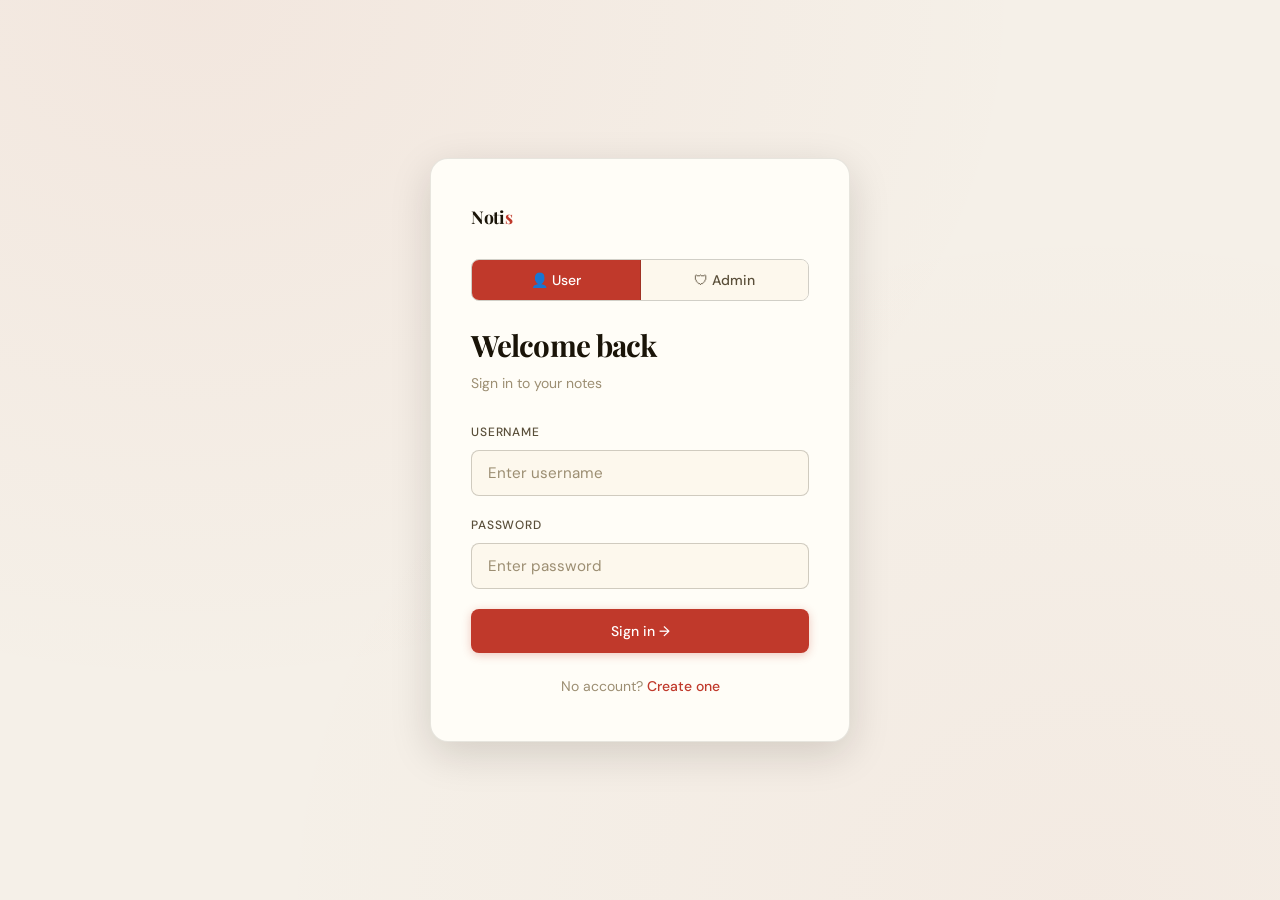
<file: index.html>
<!DOCTYPE html>
<html lang="en">
<head>
  <meta charset="UTF-8">
  <meta name="viewport" content="width=device-width, initial-scale=1.0">
  <title>My Notes — Notis</title>
  <link rel="stylesheet" href="./css/style.css">
</head>
<body>
<nav class="nav">
  <a href="index.html" class="nav-brand">Noti<span>s</span></a>
  <div class="nav-actions">
    <span class="nav-user" id="nav-username"></span>
    <a href="createNote.html" class="btn btn-primary btn-sm">+ New note</a>
    <button class="btn btn-ghost btn-sm" onclick="logout()">Sign out</button>
  </div>
</nav>

<div class="page">
  <div class="page-header">
    <div>
      <h1 class="page-title">My Notes</h1>
      <p class="page-subtitle" id="note-count">Loading…</p>
    </div>
  </div>
  <div id="notes-container">
    <div class="loader"><div class="dot"></div><div class="dot"></div><div class="dot"></div></div>
  </div>
</div>

<script src="./js/script.js"></script>
</body>
</html>
</file>
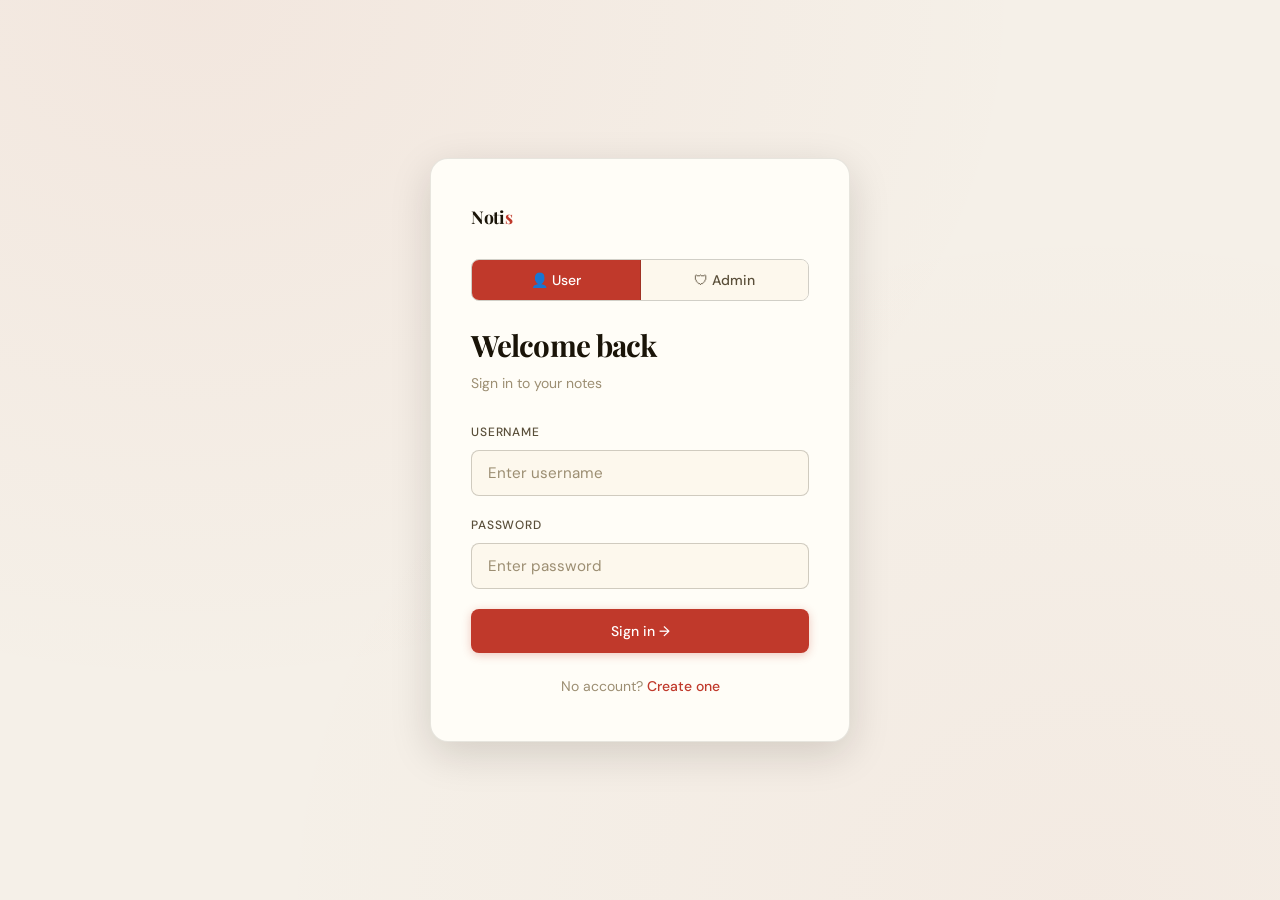
<file: admin.html>
<!DOCTYPE html>
<html lang="en">
<head>
    <meta charset="UTF-8">
    <meta name="viewport" content="width=device-width, initial-scale=1.0">
    <title>Admin Dashboard — Notis</title>
    <link rel="stylesheet" href="./css/style.css">
</head>
<body class="admin-theme">

<nav class="nav admin-nav">
    <div style="display:flex;align-items:center;gap:0;">
        <a href="admin.html" class="nav-brand">Noti<span>s</span></a>
        <span class="nav-badge">Admin</span>
    </div>
    <div class="nav-actions">
        <span class="nav-user" id="nav-admin-name"></span>
        <button class="btn btn-ghost-light btn-sm" onclick="logout()">Sign out</button>
    </div>
</nav>

<div class="page-wide">
    <div class="page-header">
        <div>
            <h1 class="page-title">Admin Dashboard</h1>
            <p class="page-subtitle">All notes across all users</p>
        </div>
        <button class="btn btn-admin" onclick="loadAllNotes()">↻ Refresh</button>
    </div>

    <!-- Stats row -->
    <div class="admin-stats">
        <div class="stat-card">
            <div class="stat-num" id="stat-total">—</div>
            <div class="stat-label">Total notes</div>
        </div>
        <div class="stat-card">
            <div class="stat-num" id="stat-users">—</div>
            <div class="stat-label">Active users</div>
        </div>
    </div>

    <!-- Notes table -->
    <div id="admin-container">
        <div class="loader"><div class="dot"></div><div class="dot"></div><div class="dot"></div></div>
    </div>
</div>

<script src="./js/script.js"></script>
</body>
</html>
</file>
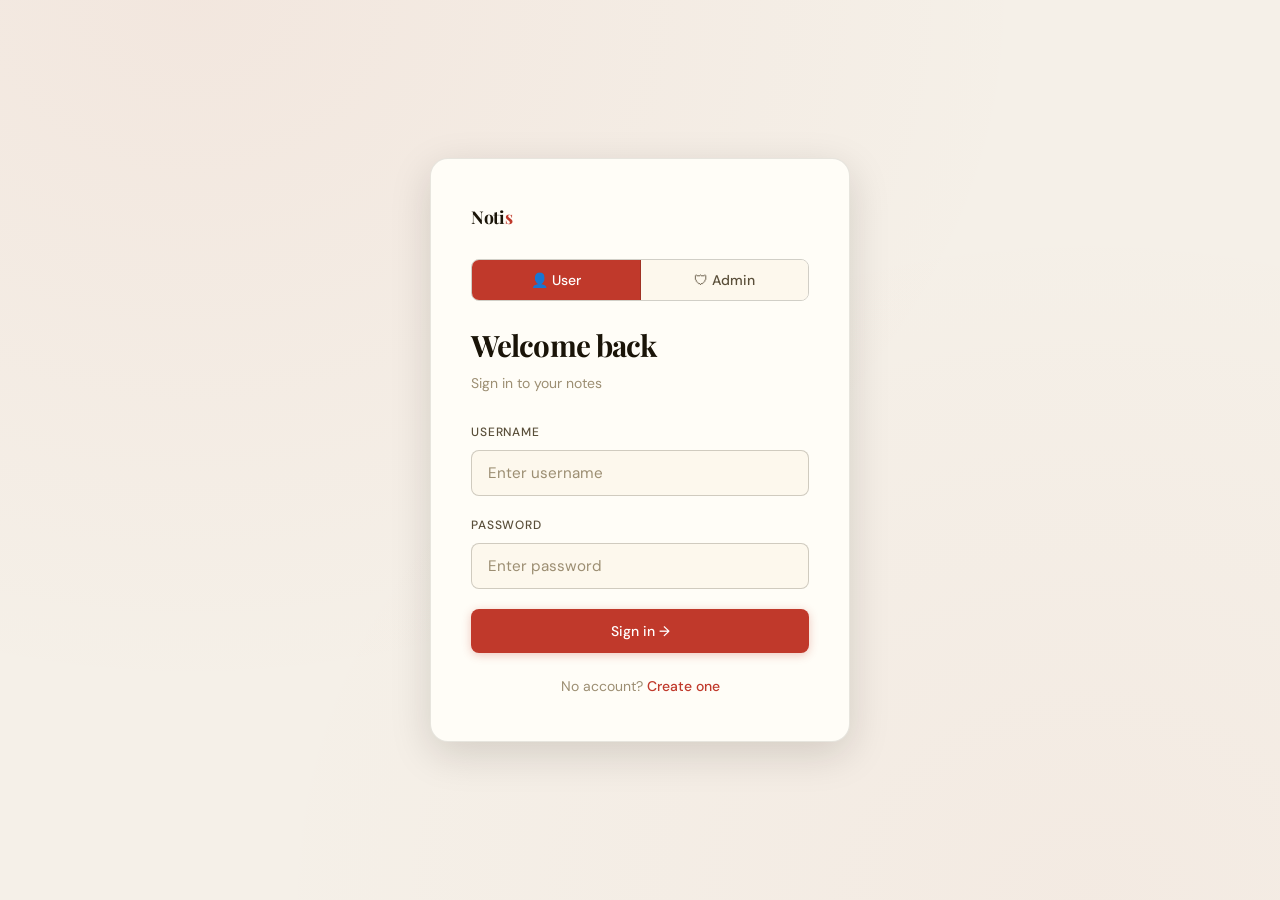
<file: createNote.html>
<!DOCTYPE html>
<html lang="en">
<head>
    <meta charset="UTF-8">
    <meta name="viewport" content="width=device-width, initial-scale=1.0">
    <title>New Note — Notis</title>
    <link rel="stylesheet" href="./css/style.css">
</head>
<body>
<nav class="nav">
    <a href="index.html" class="nav-brand">Noti<span>s</span></a>
    <div class="nav-actions">
        <button class="btn btn-ghost btn-sm" onclick="logout()">Sign out</button>
    </div>
</nav>

<div class="page">
    <a href="index.html" class="back-link">← Back to notes</a>

    <div class="page-header">
        <div>
            <h1 class="page-title">New Note</h1>
            <p class="page-subtitle">Write something worth remembering</p>
        </div>
    </div>

    <div class="card">
        <div class="form-group">
            <label class="form-label" for="title">Title</label>
            <input class="form-input" id="title" type="text" placeholder="Give your note a title…">
        </div>
        <div class="form-group">
            <label class="form-label" for="content">Content</label>
            <textarea class="form-textarea" id="content" placeholder="Write your note here…"></textarea>
        </div>
        <div class="form-actions">
            <a href="index.html" class="btn btn-ghost">Cancel</a>
            <button class="btn btn-primary" onclick="createNote()">Save note →</button>
        </div>
    </div>
</div>

<script src="./js/script.js"></script>
</body>
</html>
</file>
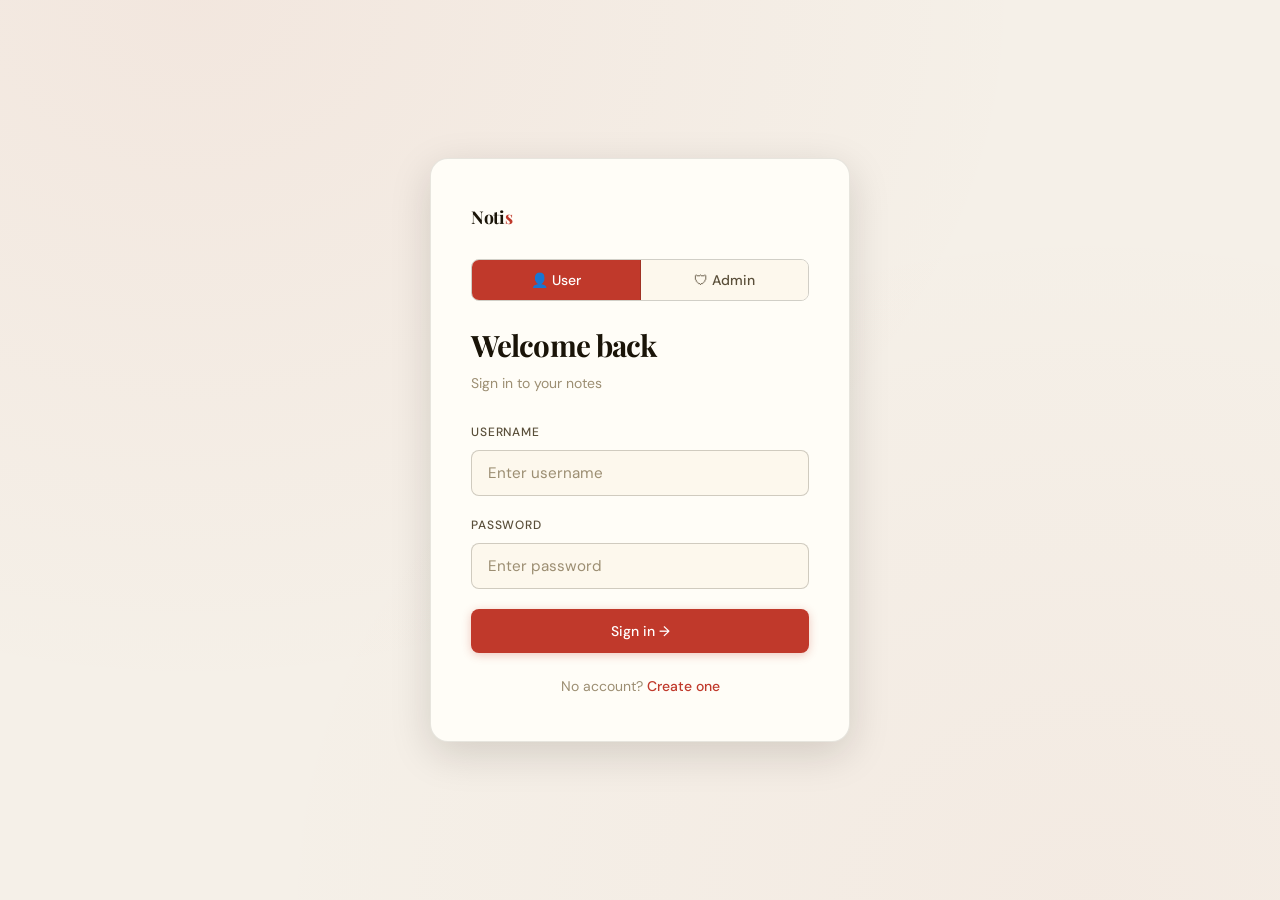
<file: login.html>
<!DOCTYPE html>
<html lang="en">
<head>
    <meta charset="UTF-8">
    <meta name="viewport" content="width=device-width, initial-scale=1.0">
    <title>Login — Notis</title>
    <link rel="stylesheet" href="./css/style.css">
</head>
<body>
<div class="auth-wrap">
    <div class="auth-card">
        <a href="login.html" class="auth-logo">Noti<span>s</span></a>

        <!-- Role toggle -->
        <div class="role-toggle">
            <button class="role-btn active-user" id="btn-user"  onclick="setRole('user')">👤 User</button>
            <button class="role-btn"             id="btn-admin" onclick="setRole('admin')">🛡 Admin</button>
        </div>

        <h1 class="auth-title" id="login-title">Welcome back</h1>
        <p class="auth-subtitle" id="login-sub">Sign in to your notes</p>

        <div class="form-group">
            <label class="form-label" for="name">Username</label>
            <input class="form-input" id="name" type="text" placeholder="Enter username" autocomplete="username">
        </div>
        <div class="form-group">
            <label class="form-label" for="password">Password</label>
            <input class="form-input" id="password" type="password" placeholder="Enter password" autocomplete="current-password">
        </div>

        <button class="btn btn-primary" id="login-btn"
                style="width:100%;justify-content:center;padding:13px;"
                onclick="login()">
            Sign in →
        </button>

        <p class="auth-footer" id="login-footer">
            No account? <a href="register.html">Create one</a>
        </p>
    </div>
</div>
<script src="./js/script.js"></script>
</body>
</html>
</file>
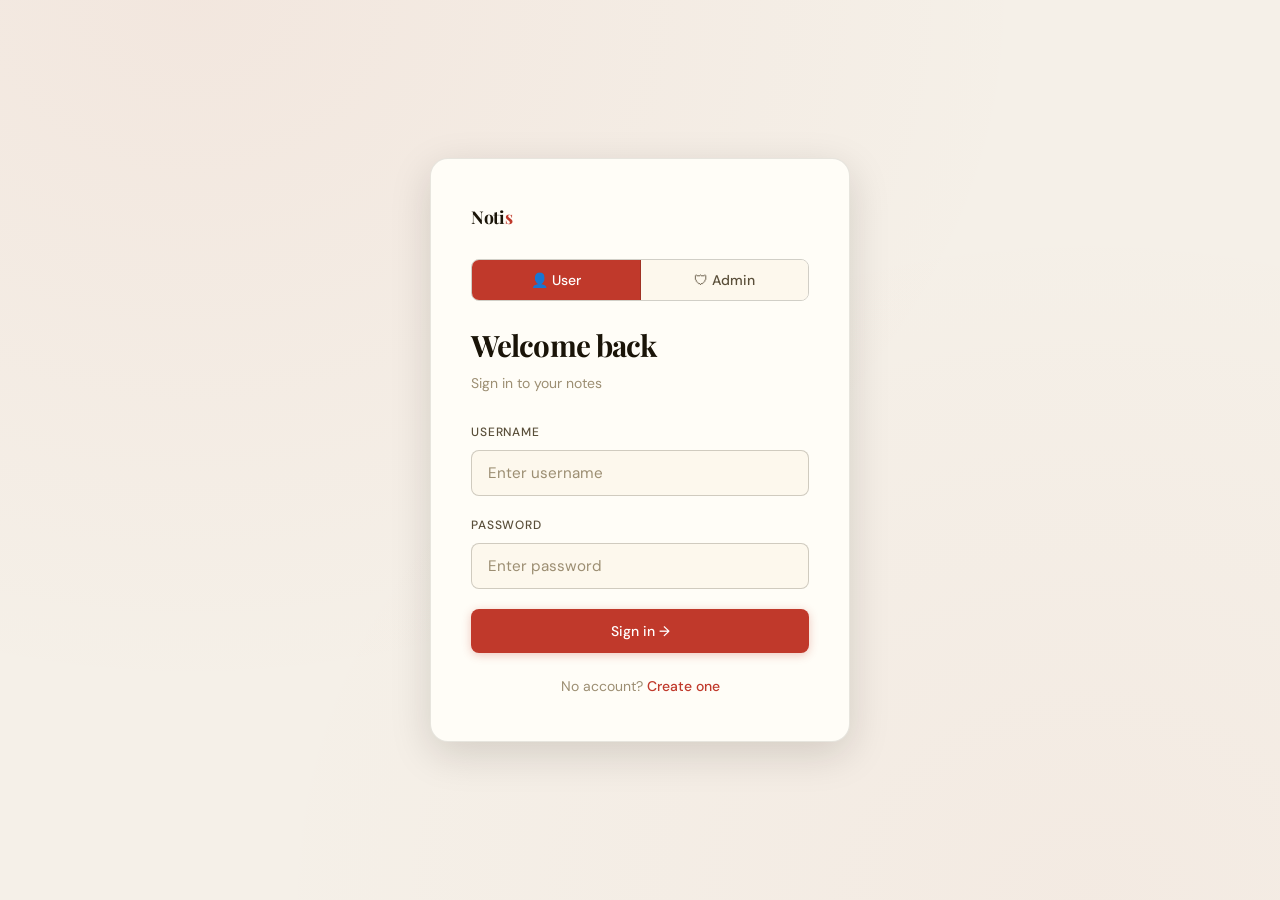
<file: noteDetail.html>
<!DOCTYPE html>
<html lang="en">
<head>
    <meta charset="UTF-8">
    <meta name="viewport" content="width=device-width, initial-scale=1.0">
    <title>Note — Notis</title>
    <link rel="stylesheet" href="./css/style.css">
</head>
<body>
<nav class="nav">
    <a href="index.html" class="nav-brand">Noti<span>s</span></a>
    <div class="nav-actions">
        <button class="btn btn-ghost btn-sm" onclick="logout()">Sign out</button>
    </div>
</nav>

<div class="page">
    <a href="index.html" class="back-link">← All notes</a>

    <!-- LOADER -->
    <div id="loader" class="loader">
        <div class="dot"></div><div class="dot"></div><div class="dot"></div>
    </div>

    <!-- VIEW MODE -->
    <div id="view-mode" style="display:none;">
        <div class="card">
            <h1 class="detail-title" id="view-title"></h1>
            <p class="detail-content" id="view-content"></p>
            <hr class="detail-divider">
            <div class="detail-actions">
                <button class="btn btn-ghost" onclick="enterEditMode()">✏️ Edit note</button>
                <button class="btn btn-danger" onclick="confirmDelete()">🗑 Delete</button>
            </div>
        </div>
    </div>

    <!-- EDIT MODE -->
    <div id="edit-mode" style="display:none;">
        <div class="card">
            <div class="form-group">
                <label class="form-label" for="edit-title">Title</label>
                <input class="form-input" id="edit-title" type="text">
            </div>
            <div class="form-group">
                <label class="form-label" for="edit-content">Content</label>
                <textarea class="form-textarea" id="edit-content"></textarea>
            </div>
            <div class="form-actions">
                <button class="btn btn-ghost" onclick="cancelEdit()">Cancel</button>
                <button class="btn btn-primary" onclick="saveEdit()">Save changes →</button>
            </div>
        </div>
    </div>
</div>

<script src="./js/script.js"></script>
</body>
</html>
</file>
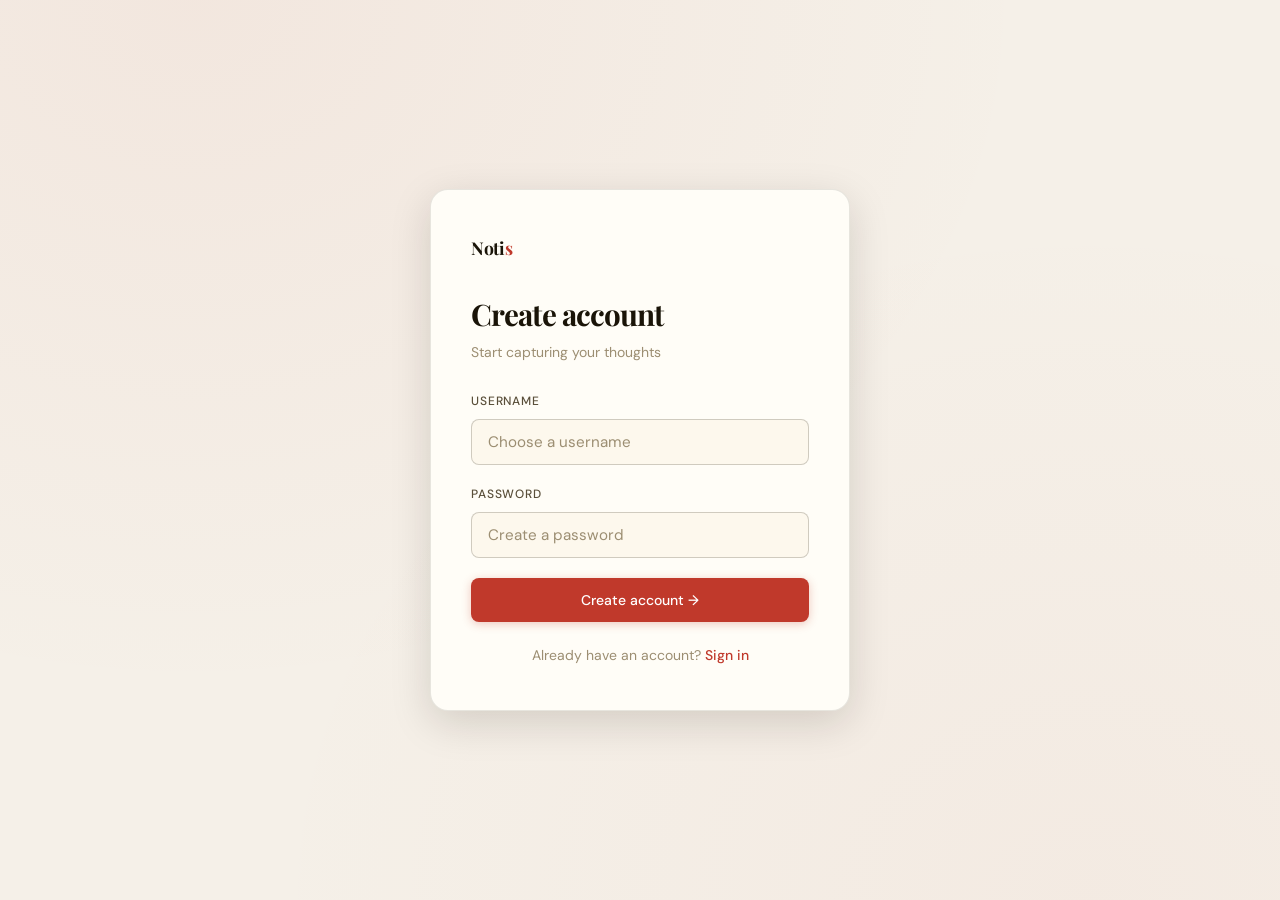
<file: register.html>
<!DOCTYPE html>
<html lang="en">
<head>
  <meta charset="UTF-8">
  <meta name="viewport" content="width=device-width, initial-scale=1.0">
  <title>Register — Notis</title>
  <link rel="stylesheet" href="./css/style.css">
</head>
<body>
<div class="auth-wrap">
  <div class="auth-card">
    <a href="login.html" class="auth-logo">Noti<span>s</span></a>
    <h1 class="auth-title">Create account</h1>
    <p class="auth-subtitle">Start capturing your thoughts</p>

    <div class="form-group">
      <label class="form-label" for="name">Username</label>
      <input class="form-input" id="name" type="text" placeholder="Choose a username" autocomplete="username">
    </div>
    <div class="form-group">
      <label class="form-label" for="password">Password</label>
      <input class="form-input" id="password" type="password" placeholder="Create a password" autocomplete="new-password">
    </div>

    <button class="btn btn-primary" style="width:100%;justify-content:center;padding:13px;" onclick="register()">
      Create account →
    </button>

    <p class="auth-footer">Already have an account? <a href="login.html">Sign in</a></p>
  </div>
</div>
<script src="./js/script.js"></script>
</body>
</html>
</file>
<file: css/style.css>
@import url('https://fonts.googleapis.com/css2?family=Playfair+Display:wght@400;600;700&family=DM+Sans:wght@300;400;500&display=swap');

*, *::before, *::after { box-sizing: border-box; margin: 0; padding: 0; }

:root {
    --bg:          #f5f0e8;
    --surface:     #fffdf7;
    --surface-2:   #fdf8ed;
    --ink:         #1a1408;
    --ink-2:       #5a4f3a;
    --ink-3:       #9c8e72;
    --accent:      #c0392b;
    --accent-h:    #96291e;
    --admin:       #1a3a5c;
    --admin-h:     #122840;
    --admin-soft:  rgba(26,58,92,0.08);
    --border:      rgba(26,20,8,0.1);
    --border-s:    rgba(26,20,8,0.2);
    --shadow-sm:   0 1px 4px rgba(26,20,8,0.06);
    --shadow:      0 4px 20px rgba(26,20,8,0.1);
    --shadow-lg:   0 12px 40px rgba(26,20,8,0.15);
    --r:           12px;
    --t:           0.2s ease;
}

html { scroll-behavior: smooth; }

body {
    font-family: 'DM Sans', sans-serif;
    background-color: var(--bg);
    background-image:
            radial-gradient(ellipse at 15% 0%,   rgba(192,57,43,0.05)  0%, transparent 55%),
            radial-gradient(ellipse at 85% 100%, rgba(192,57,43,0.03)  0%, transparent 55%);
    color: var(--ink);
    min-height: 100vh;
    line-height: 1.6;
}

body.admin-theme {
    background-image:
            radial-gradient(ellipse at 15% 0%,   rgba(26,58,92,0.07)   0%, transparent 55%),
            radial-gradient(ellipse at 85% 100%, rgba(26,58,92,0.04)   0%, transparent 55%);
}

/* ── NAV ── */
.nav {
    position: sticky; top: 0; z-index: 100;
    background: rgba(245,240,232,0.9);
    backdrop-filter: blur(14px);
    border-bottom: 1px solid var(--border);
    padding: 0 36px; height: 64px;
    display: flex; align-items: center; justify-content: space-between;
}
.nav.admin-nav { background: rgba(26,58,92,0.97); border-bottom-color: rgba(255,255,255,0.1); }
.nav-brand {
    font-family: 'Playfair Display', serif;
    font-size: 1.25rem; font-weight: 700;
    color: var(--ink); text-decoration: none; letter-spacing: -0.02em;
}
.nav-brand span { color: var(--accent); }
.admin-nav .nav-brand { color: #fff; }
.admin-nav .nav-brand span { color: #7eb8f7; }
.nav-badge {
    font-size: 0.65rem; font-weight: 600; letter-spacing: 0.08em;
    text-transform: uppercase; padding: 2px 8px; border-radius: 20px;
    background: var(--admin); color: white; margin-left: 10px; vertical-align: middle;
}
.admin-nav .nav-badge { background: rgba(255,255,255,0.2); color: white; }
.nav-actions { display: flex; gap: 10px; align-items: center; }
.nav-user { font-size: 0.82rem; color: var(--ink-3); }
.admin-nav .nav-user { color: rgba(255,255,255,0.6); }

/* ── BUTTONS ── */
.btn {
    display: inline-flex; align-items: center; gap: 7px;
    padding: 9px 20px; border-radius: 8px;
    font-family: 'DM Sans', sans-serif;
    font-size: 0.875rem; font-weight: 500;
    cursor: pointer; border: none;
    transition: all var(--t); text-decoration: none; white-space: nowrap;
}
.btn-primary { background: var(--accent); color: #fff; box-shadow: 0 2px 10px rgba(192,57,43,0.28); }
.btn-primary:hover { background: var(--accent-h); transform: translateY(-1px); box-shadow: 0 4px 16px rgba(192,57,43,0.38); }
.btn-admin { background: var(--admin); color: #fff; box-shadow: 0 2px 10px rgba(26,58,92,0.28); }
.btn-admin:hover { background: var(--admin-h); transform: translateY(-1px); }
.btn-ghost { background: transparent; color: var(--ink-2); border: 1px solid var(--border-s); }
.btn-ghost:hover { background: var(--surface); color: var(--ink); }
.btn-ghost-light { background: transparent; color: rgba(255,255,255,0.8); border: 1px solid rgba(255,255,255,0.25); }
.btn-ghost-light:hover { background: rgba(255,255,255,0.1); color: #fff; }
.btn-danger { background: transparent; color: var(--accent); border: 1px solid rgba(192,57,43,0.3); }
.btn-danger:hover { background: var(--accent); color: #fff; }
.btn-sm { padding: 6px 14px; font-size: 0.8rem; }
.btn-icon { padding: 7px 10px; }

/* ── PAGE ── */
.page { max-width: 760px; margin: 0 auto; padding: 44px 24px 80px; }
.page-wide { max-width: 960px; margin: 0 auto; padding: 44px 24px 80px; }
.page-header { margin-bottom: 36px; display: flex; align-items: flex-start; justify-content: space-between; gap: 16px; flex-wrap: wrap; }
.page-title { font-family: 'Playfair Display', serif; font-size: 2rem; font-weight: 700; color: var(--ink); letter-spacing: -0.03em; line-height: 1.2; }
.page-subtitle { margin-top: 5px; font-size: 0.875rem; color: var(--ink-3); font-weight: 300; }

/* ── CARD ── */
.card { background: var(--surface); border: 1px solid var(--border); border-radius: var(--r); padding: 30px 34px; box-shadow: var(--shadow-sm); }

/* ── FORM ── */
.form-group { margin-bottom: 20px; }
.form-label { display: block; font-size: 0.75rem; font-weight: 500; letter-spacing: 0.07em; text-transform: uppercase; color: var(--ink-2); margin-bottom: 8px; }
.form-input, .form-textarea, .form-select {
    width: 100%; padding: 12px 16px;
    background: var(--surface-2); border: 1px solid var(--border-s);
    border-radius: 8px; font-family: 'DM Sans', sans-serif;
    font-size: 0.95rem; color: var(--ink); transition: all var(--t); outline: none;
    appearance: none;
}
.form-input:focus, .form-textarea:focus, .form-select:focus {
    border-color: var(--accent); background: var(--surface);
    box-shadow: 0 0 0 3px rgba(192,57,43,0.1);
}
.form-input::placeholder, .form-textarea::placeholder { color: var(--ink-3); }
.form-textarea { resize: vertical; min-height: 200px; line-height: 1.75; }
.form-actions { display: flex; gap: 10px; justify-content: flex-end; margin-top: 6px; }

/* ── ROLE TOGGLE ── */
.role-toggle { display: flex; gap: 0; border: 1px solid var(--border-s); border-radius: 8px; overflow: hidden; margin-bottom: 20px; }
.role-btn {
    flex: 1; padding: 11px 16px; background: var(--surface-2);
    border: none; cursor: pointer; font-family: 'DM Sans', sans-serif;
    font-size: 0.875rem; font-weight: 500; color: var(--ink-2);
    transition: all var(--t); text-align: center;
}
.role-btn:first-child { border-right: 1px solid var(--border-s); }
.role-btn.active-user  { background: var(--accent); color: #fff; }
.role-btn.active-admin { background: var(--admin);  color: #fff; }
.role-btn:hover:not(.active-user):not(.active-admin) { background: var(--surface); color: var(--ink); }

/* ── AUTH ── */
.auth-wrap { min-height: 100vh; display: flex; align-items: center; justify-content: center; padding: 24px; }
.auth-card {
    width: 100%; max-width: 420px;
    background: var(--surface); border: 1px solid var(--border);
    border-radius: 18px; padding: 44px 40px;
    box-shadow: var(--shadow-lg); animation: fadeUp 0.4s ease both;
}
.auth-logo { font-family: 'Playfair Display', serif; font-size: 1.1rem; font-weight: 700; color: var(--ink); text-decoration: none; letter-spacing: -0.02em; display: inline-block; margin-bottom: 28px; }
.auth-logo span { color: var(--accent); }
.auth-title { font-family: 'Playfair Display', serif; font-size: 1.85rem; font-weight: 700; letter-spacing: -0.03em; margin-bottom: 4px; }
.auth-subtitle { font-size: 0.875rem; color: var(--ink-3); margin-bottom: 28px; }
.auth-footer { text-align: center; margin-top: 22px; font-size: 0.875rem; color: var(--ink-3); }
.auth-footer a { color: var(--accent); text-decoration: none; font-weight: 500; }
.auth-footer a:hover { text-decoration: underline; }

/* ── NOTES LIST ── */
.notes-grid { display: flex; flex-direction: column; gap: 10px; }
.note-card {
    background: var(--surface); border: 1px solid var(--border);
    border-radius: var(--r); padding: 18px 22px;
    cursor: pointer; transition: all var(--t);
    display: flex; align-items: center; justify-content: space-between; gap: 14px;
    text-decoration: none; color: inherit; box-shadow: var(--shadow-sm);
    animation: fadeUp 0.3s ease both;
}
.note-card:hover { border-color: var(--accent); box-shadow: var(--shadow); transform: translateY(-2px); }
.note-card-body { flex: 1; min-width: 0; }
.note-card-title { font-family: 'Playfair Display', serif; font-size: 1rem; font-weight: 600; color: var(--ink); white-space: nowrap; overflow: hidden; text-overflow: ellipsis; margin-bottom: 3px; }
.note-card-meta { font-size: 0.8rem; color: var(--ink-3); }
.note-card-preview { font-size: 0.82rem; color: var(--ink-3); white-space: nowrap; overflow: hidden; text-overflow: ellipsis; }
.note-card-arrow { color: var(--ink-3); font-size: 1rem; transition: transform var(--t), color var(--t); flex-shrink: 0; }
.note-card:hover .note-card-arrow { transform: translateX(4px); color: var(--accent); }

/* ── ADMIN TABLE ── */
.admin-table-wrap { overflow-x: auto; border-radius: var(--r); border: 1px solid var(--border); box-shadow: var(--shadow-sm); }
.admin-table { width: 100%; border-collapse: collapse; background: var(--surface); font-size: 0.9rem; }
.admin-table thead { background: var(--admin); color: white; }
.admin-table th { padding: 14px 18px; text-align: left; font-size: 0.75rem; font-weight: 500; letter-spacing: 0.07em; text-transform: uppercase; }
.admin-table td { padding: 14px 18px; border-bottom: 1px solid var(--border); color: var(--ink-2); vertical-align: top; }
.admin-table tr:last-child td { border-bottom: none; }
.admin-table tr:hover td { background: var(--surface-2); }
.td-title { font-family: 'Playfair Display', serif; font-weight: 600; color: var(--ink) !important; font-size: 0.95rem; }
.td-content { max-width: 260px; white-space: nowrap; overflow: hidden; text-overflow: ellipsis; }
.td-user { font-size: 0.8rem; background: var(--admin-soft); color: var(--admin) !important; padding: 2px 10px !important; border-radius: 20px; display: inline-block; font-weight: 500; }
.admin-stats { display: flex; gap: 16px; margin-bottom: 28px; flex-wrap: wrap; }
.stat-card { flex: 1; min-width: 140px; background: var(--surface); border: 1px solid var(--border); border-radius: var(--r); padding: 20px 24px; box-shadow: var(--shadow-sm); }
.stat-num { font-family: 'Playfair Display', serif; font-size: 2rem; font-weight: 700; color: var(--admin); }
.stat-label { font-size: 0.8rem; color: var(--ink-3); margin-top: 2px; }

/* ── DETAIL ── */
.back-link { display: inline-flex; align-items: center; gap: 6px; color: var(--ink-3); font-size: 0.875rem; text-decoration: none; margin-bottom: 24px; transition: color var(--t); }
.back-link:hover { color: var(--accent); }
.detail-title { font-family: 'Playfair Display', serif; font-size: 1.85rem; font-weight: 700; letter-spacing: -0.03em; line-height: 1.3; color: var(--ink); margin-bottom: 20px; }
.detail-content { font-size: 0.97rem; color: var(--ink-2); line-height: 1.9; white-space: pre-wrap; }
.detail-divider { border: none; border-top: 1px solid var(--border); margin: 26px 0; }
.detail-actions { display: flex; gap: 10px; flex-wrap: wrap; }

/* ── EMPTY ── */
.empty-state { text-align: center; padding: 64px 24px; }
.empty-icon { font-size: 3rem; margin-bottom: 16px; opacity: 0.4; }
.empty-state h3 { font-family: 'Playfair Display', serif; font-size: 1.25rem; color: var(--ink-2); margin-bottom: 8px; }
.empty-state p { font-size: 0.875rem; color: var(--ink-3); margin-bottom: 22px; }

/* ── TOAST ── */
.toast { position: fixed; bottom: 28px; right: 28px; background: var(--ink); color: #fff; padding: 12px 20px; border-radius: 8px; font-size: 0.875rem; font-weight: 500; box-shadow: var(--shadow-lg); z-index: 9999; animation: slideUp 0.3s ease; pointer-events: none; }
.toast.success { background: #2d6a4f; }
.toast.error   { background: var(--accent); }

/* ── LOADER ── */
.loader { display: flex; align-items: center; justify-content: center; gap: 8px; padding: 60px; }
.dot { width: 6px; height: 6px; background: var(--accent); border-radius: 50%; animation: bounce 1.2s infinite ease-in-out; }
.dot:nth-child(2) { animation-delay: .2s; }
.dot:nth-child(3) { animation-delay: .4s; }

/* ── ANIMATIONS ── */
@keyframes fadeUp  { from { opacity:0; transform:translateY(14px); } to { opacity:1; transform:translateY(0); } }
@keyframes slideUp { from { opacity:0; transform:translateY(10px); } to { opacity:1; transform:translateY(0); } }
@keyframes bounce  { 0%,80%,100%{transform:scale(.6);opacity:.4;} 40%{transform:scale(1);opacity:1;} }

@media (max-width: 520px) {
    .nav { padding: 0 16px; }
    .page, .page-wide { padding: 28px 14px 60px; }
    .auth-card { padding: 30px 20px; }
    .page-title { font-size: 1.65rem; }
    .card { padding: 22px 18px; }
    .admin-stats { flex-direction: column; }
}
</file>
